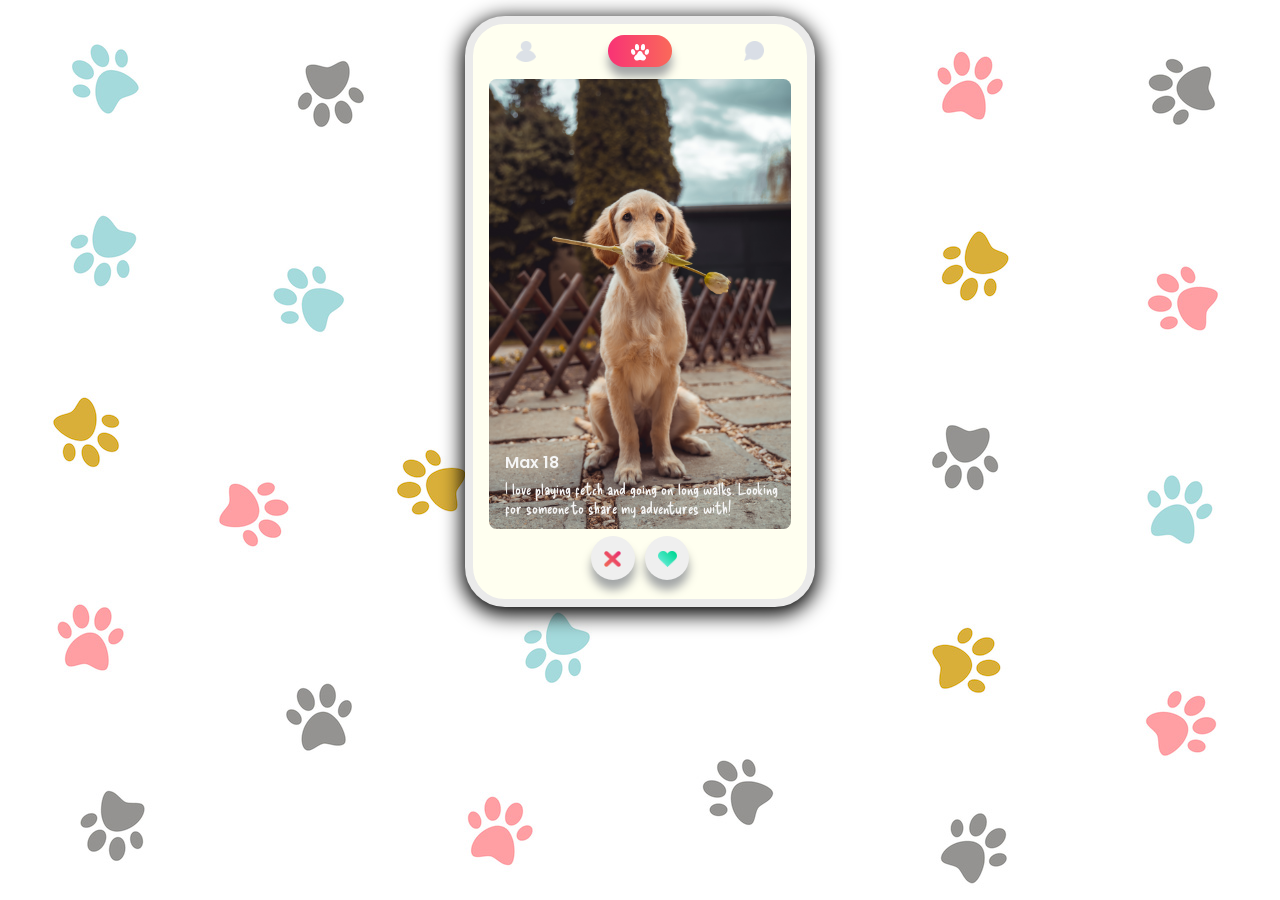
<file: index.html>
<!DOCTYPE html>
<html lang="en">
<head>
    <meta charset="UTF-8">
    <meta http-equiv="X-UA-Compatible" content="IE=edge">
    <meta name="viewport" content="width=device-width, initial-scale=1.0">
    <script defer src="/index.js" type="module" ></script>
    <link rel="preconnect" href="https://fonts.googleapis.com">
    <link rel="preconnect" href="https://fonts.gstatic.com" crossorigin>
    <link href="https://fonts.googleapis.com/css2?family=Delicious+Handrawn&family=Poppins:wght@600&display=swap" rel="stylesheet">
    <link rel="stylesheet" href="/styles/index.css">
    <title>Tindog</title>
</head>
<body>
    <div class="container">
        <header>
            <nav>
                <img src="/assets/Intersect.png" alt="profile_icon" width="20px" height="auto">
                <button class="btn btn--reset" type="button"><img src="/assets/Group 221paw.png" alt="dog paw" width="20px" height="auto"></button>
                <img src="/assets/Icon.png" alt="chat_icon" width="20px" height="auto">
            </nav>
        </header>

        <Main>
            <div id="profile">

            </div>
            <div class="dashboard">
                <button id='reject' class="btn btn--reject"><img src="/assets/reject_icon.png" alt="reject button" width="25px" height="auto"></button>
                <button id='like' class="btn btn--heart"><img src="/assets/heart_icon.png" alt="heart button" width="40px" height="auto"></button>

            </div>

        </Main>
    </div>
    
</body>
</html>
</file>
<file: styles/index.css>
:root {
	--titles: "Poppins", sans-serif;
	--text: "Delicious Handrawn", cursive;
}

html,
body {
	margin: 0;
}

*,
*::after,
*::before {
	box-sizing: border-box;
}

/* ========
Layout
========= */
body {
	background-color: #ffcc99;
	background-image: url(../assets/wallpaper.jpg);
	background-size: cover;
	/* Image by starline on Freepik */
	display: flex;
	justify-content: center;
	align-items: center;
	padding: 1em;
}

.container {
	border-radius: 40px;
	border: 8px solid #eaeaea;
	box-shadow: 0px 5px 20px 3px;
	width: 85%;
	max-width: 350px;
	height: 90%;
	padding: 0.5em;
	background-color: #fffff0;
	display: flex;
	flex-direction: column;
	gap: 0.5em;
}

nav {
	display: flex;
	justify-content: space-around;
	align-items: center;
}

.dashboard {
	margin-bottom: 0.5em;
	text-align: center;
}

/* rendered dog card */
.profile__card {
	margin: 0 auto;
	width: 95%;
	height: auto;
	position: relative;
}

.card__image {
	width: 100%;
	height: min(60vh, 450px);
	object-fit: cover;
	z-index: 1;
	border-radius: 7.5px;
}

.card__status,
.card__bio {
	position: absolute;
	z-index: 2;
}

.card__bio {
	bottom: 0.75em;
	left: 1em;
}

.card__bio p {
	margin-top: 0em;
	margin-bottom: 0.25em;
	padding-right: 0.25em;
}

.card__status {
	width: min(40%, 200px);
	height: auto;
	inset: -70px 0 0 -70px;
	transform: rotate(-40deg);
	animation: stamp 1000ms ease-in forwards;
}

@keyframes stamp {
	100% {
		left: 7%;
		top: 10%;
	}
}

/* Game end card */

.gameOverContainer {
	background-color: rgba(230, 230, 250, 0.424);
	height: min(60vh, 450px);
	border-radius: 7.5px;
	padding: 1em;
	text-align: center;
}

.gameOverContainer ul {
	list-style-type: none;
	padding: 0.25em;
	margin: 0;
}

.gameOverContainer li {
	padding: 0.25em;
}

.gameOver__image {
	margin: 0.5em;
	width: 120px;
	height: auto;
}

/* event buttons */
.btn {
	margin: 0.25em;
	padding: 0.5em;
	width: 2.75rem;
	height: 2.75rem;
	border-radius: 50%;
	border: none;
	box-shadow: 0px 10px 10px #a4a7a7;
	cursor: pointer;
	transition: background-color 500ms ease;
}

.btn img {
	margin: 0 auto;
	padding-top: 5px;
	height: 70%;
	width: auto;
}

.btn--heart:hover {
	background-color: #dbfff4;
}

.btn--reject:hover {
	background-color: #ffe7ef;
}

.btn--reset {
	padding: 0;
	border-radius: 20px;
	background-image: linear-gradient(270deg, #fa695a 0%, #f83375 100%);
	width: 4rem;
	height: 2rem;
}

.btn--reset:hover {
	background-image: linear-gradient(270deg, #fa6a5a 0%, pink 100%);
}

/* =========
Typography 
==========*/

.card__heading,
.gameOverContainer {
	font-family: var(--titles);
	font-weight: 600;
	text-transform: capitalize;
}

.card__bio,
.gameOverContainer ul {
	font-family: var(--text);
}

.card__heading,
.card__bio {
	color: whitesmoke;
}
</file>
